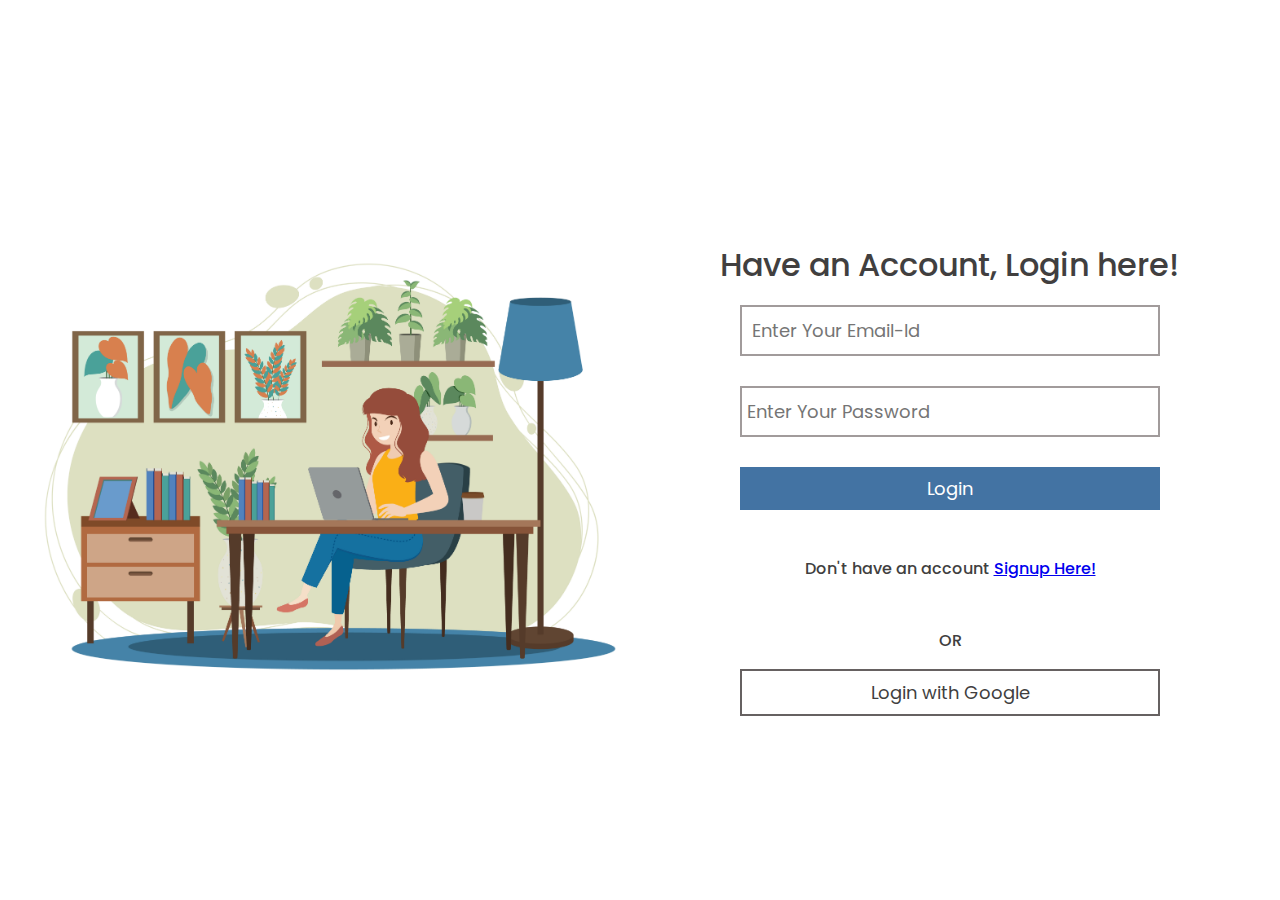
<file: index.html>
<!DOCTYPE html>
<html lang="en">
<head>
    <meta charset="UTF-8">
    <meta name="viewport" content="width=device-width, initial-scale=1.0">
    <title>Login From With OTP</title>
    <link rel="stylesheet" href="style.css">
    <link rel="stylesheet" href="https://cdnjs.cloudflare.com/ajax/libs/font-awesome/6.5.2/css/all.min.css" integrity="sha512-SnH5WK+bZxgPHs44uWIX+LLJAJ9/2PkPKZ5QiAj6Ta86w+fsb2TkcmfRyVX3pBnMFcV7oQPJkl9QevSCWr3W6A==" crossorigin="anonymous" referrerpolicy="no-referrer" />
    
</head>
<body>
    <div class="container">
        <section class="img-container">
            <img src="./assets/woman_working.jpg" alt="image" >
        </section>
        <section class="LoginSection">

            <h1>Have an Account, Login here!</h1>
            <form class="login-form">
                    <input type="email" id="email" name="email" class="email" placeholder="Enter Your Email-Id">
                    <small id="emailError" class="error"></small>

                <div class="password">
                    <input type="password" id="password" name="password" placeholder="Enter Your Password">
                    <button type="button" id="btnToggle" class="toggle">
                        <i id="icon" class="fa-regular fa-eye fa-lg"></i>
                    </button>   
                </div>

                <small id="passwordError" class="error"></small>
                
                <button type="button" class="loginButton" onclick="validateForm()">Login</button>
                <p id="error" class="error"></p>
                <div>
                    <h4>Don't have an account <a href="./signup.html">Signup Here!</a></h4>
                </div>
                <div>
                    <h4>OR</h4>
                    <button type="button" class="googleButton" onclick="signIn()">Login with Google</button>
                </div>
            </form>
            
        </section>
    </div>

    <script src="./script.js"></script>
</body>
</html>
</file>
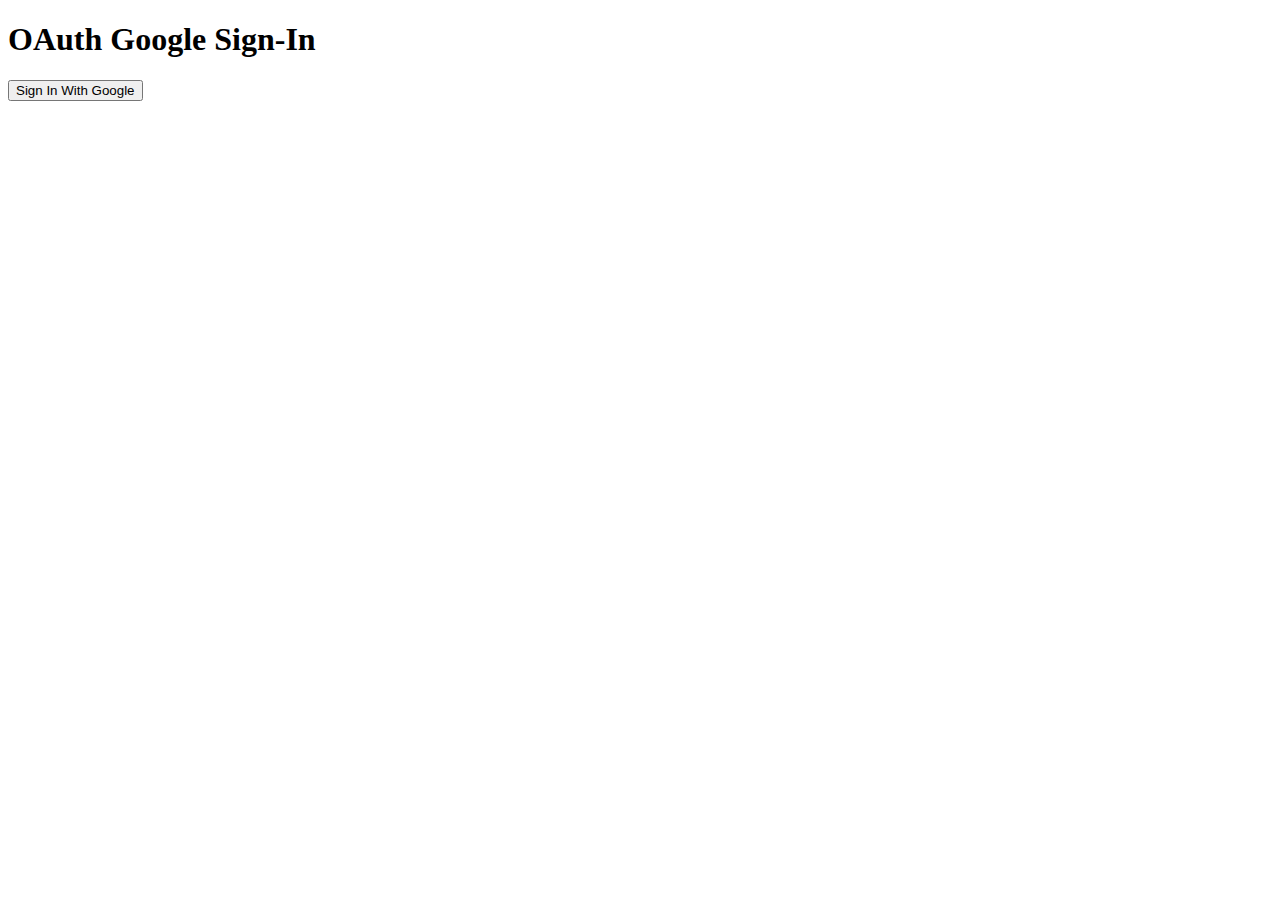
<file: practice/google/index.html>
<!DOCTYPE html>
<html lang="en">
<head>
    <meta charset="UTF-8">
    <meta name="viewport" content="width=device-width, initial-scale=1.0">
    <title>Google SigIn with Logout</title>
</head>
<body>
    <h1>OAuth Google Sign-In</h1>
    <button onclick="signIn()">Sign In With Google</button>

    <script src="./script.js"></script>
</body>
</html>
</file>
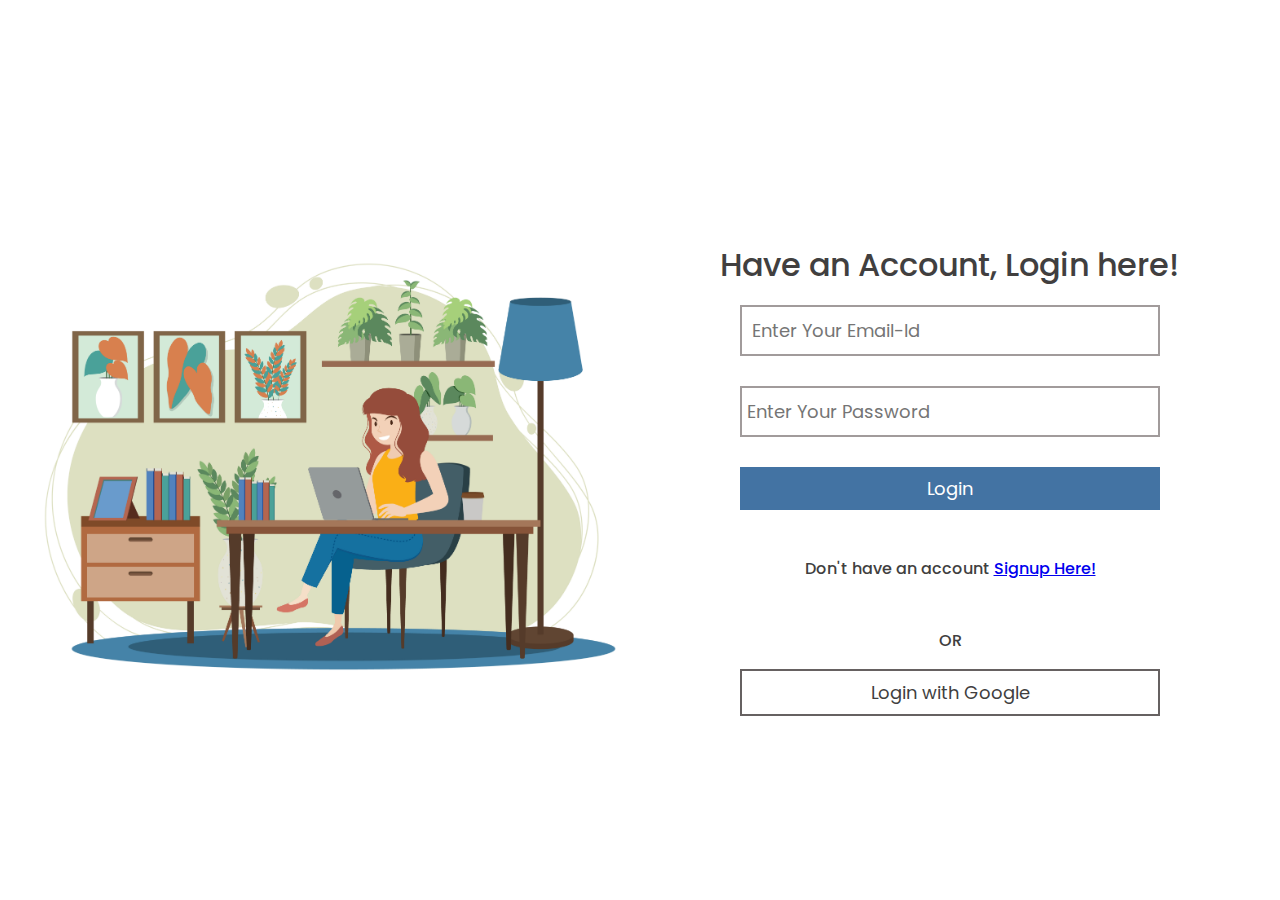
<file: home.html>
<!DOCTYPE html>
<html lang="en">
<head>
    <meta charset="UTF-8">
    <meta name="viewport" content="width=device-width, initial-scale=1.0">
    <link rel="stylesheet" href="https://cdnjs.cloudflare.com/ajax/libs/font-awesome/6.5.2/css/all.min.css" integrity="sha512-SnH5WK+bZxgPHs44uWIX+LLJAJ9/2PkPKZ5QiAj6Ta86w+fsb2TkcmfRyVX3pBnMFcV7oQPJkl9QevSCWr3W6A==" crossorigin="anonymous" referrerpolicy="no-referrer" />
    <title>Document</title>
   
    <link rel="stylesheet" href="home.css">
    <!-- <style>
        body{
            display: flex;
            justify-content: center;
            align-items: center;
            height: 100vh;
            background-color: #000000;
        }
        .userContainer{
            width:400px;
            height: 400px;
            display: flex;
            flex-direction: column;
            justify-content: center;
            align-items: center;
            background-color: #fff;
        }
        h1,h3{
            color: #413f3f;
            font-weight: 500;
        }
        h3{
            margin-bottom: 15px;
        }
        p{
            color: #2675dd;
        }
    </style> -->
</head>
<body>
    <div class="navbar">
        <div class="brand-name">
            <h1>JK</h1>
        </div>
        <div class="profile-container" id="profileContainer">
            <img id="profileImage" src="" alt="Profile Image" class="profile-image">
    
            <select id="userActions">
                <option id="usernameDisplay" value=""></option>
                <option value="logout">Logout</option>
            </select>
            
        </div>
    </div>
    <main>
        <div class="imageContainer">
            <!-- <i class="fa-regular fa-thumbs-up fa-2xl" style="color: #4373a3;"></i> -->
            <div class="blueshade1">
                <div class="blueshade2">
                    <div class="whitecircle">
                        <img src="./assets/like.png" alt="" class="likeImage">
                    </div>
                </div>
            </div>
            
            
            
        </div>
        <div class="sideContainer">
            <h1>Welcome Home!</h1>
            <h4>Let's Get started....</h4>
        </div>
    </main>
    <footer>Copyrights © 2024 by Jayasree Konduru, All rights are reserved</footer>
    <!-- <div id="userDetails"></div> -->
    <!-- 725021247209-ka82qt7t5s9ddqls5l8bsa3qbokur662.apps.googleusercontent.com -->

    <!-- <div id="googleSignInButton" style="display: none;">
        <button onclick="signInWithGoogle()">Login with Google</button>
    </div> -->
    
    <script src="./home.js"></script>
</body>
</html>
</file>
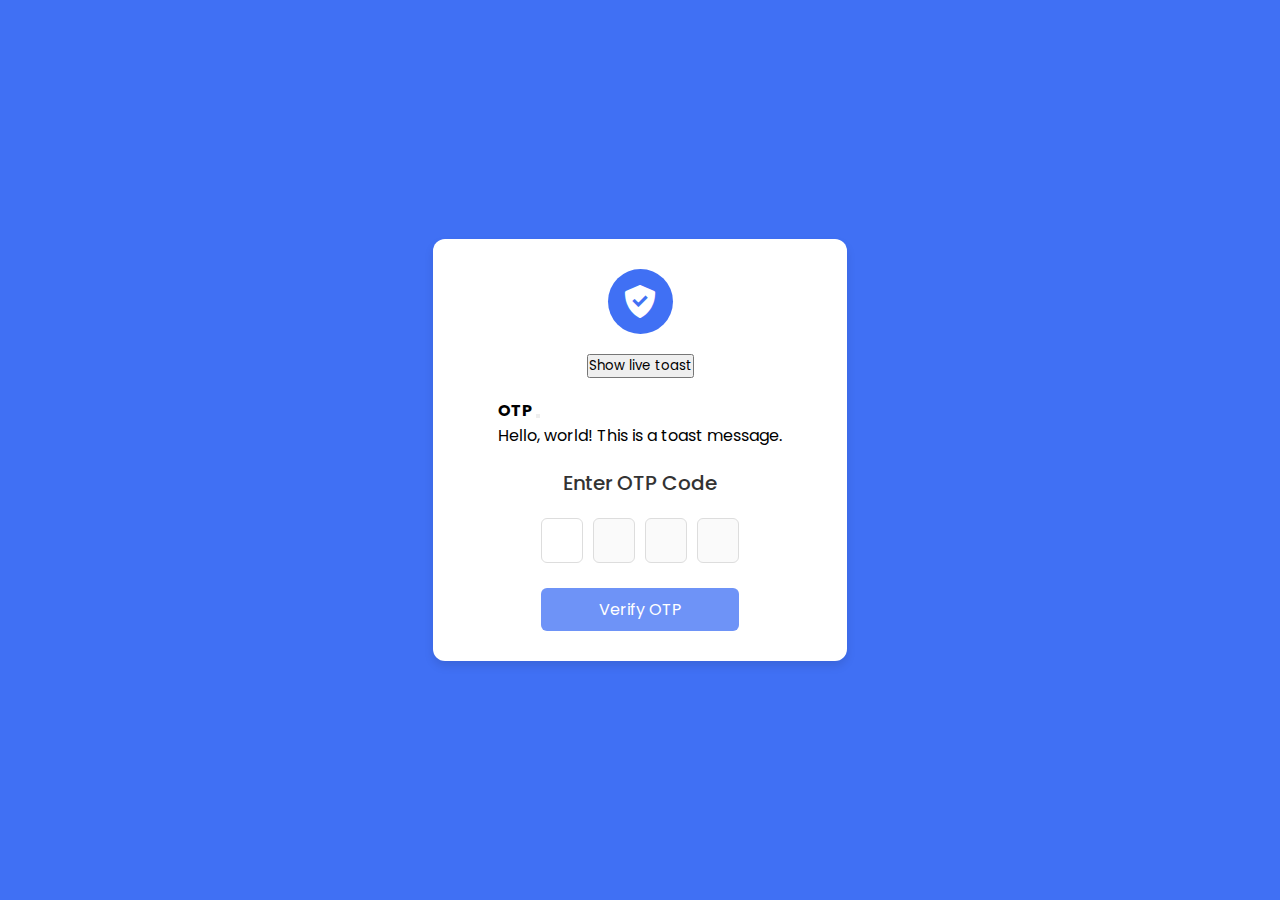
<file: otp.html>
<!DOCTYPE html>
<html lang="en">
<head>
    <meta charset="UTF-8">
    <meta name="viewport" content="width=device-width, initial-scale=1.0">
    <title>Document</title>
    <link rel="stylesheet" href="./otp.css">
    <link href='https://unpkg.com/boxicons@2.1.4/css/boxicons.min.css' rel='stylesheet'>
    <link rel="stylesheet" href="https://cdn.jsdelivr.net/npm/bootstrap@5.3.2/dist/css/bootstrap.min.css" integrity="sha384-T3c6CoIi6uLrA9TneNEoa7RxnatzjcDSCmG1MXxSR1GAsXEV/Dwwykc2MPK8M2HN" crossorigin="anonymous">
    <script src="https://cdn.jsdelivr.net/npm/bootstrap@5.3.2/dist/js/bootstrap.min.js" integrity="sha384-BBtl+eGJRgqQAUMxJ7pMwbEyER4l1g+O15P+16Ep7Q9Q+zqX6gSbd85u4mG4QzX+" crossorigin="anonymous"></script>
</head>
<body>
    <div class="container">
        
        <header>
            <i class="bx bxs-check-shield"></i>
        </header>
        <button type="button" class="btn btn-primary" id="liveToastBtn">Show live toast</button>

        <div class="toast-container position-fixed top-0 center-0 p-3 ">
            <div id="liveToast" class="toast text-bg-primary" role="alert" aria-live="assertive" aria-atomic="true">
                <div class="toast-header text-bg-light">
                <i class="fa-solid fa-lock fa-xl"></i>
                <strong class="me-auto p-2">OTP</strong>
                <!-- <small>11 mins ago</small> -->
                <button type="button" class="btn-close" data-bs-dismiss="toast" aria-label="Close"></button>
                </div>
                <div class="toast-body text-center fs-3" id="toast-body">
                Hello, world! This is a toast message.
                </div>
            </div>
        </div>
        <h4>Enter OTP Code</h4>
        <form id="otpForm" action="">
            <div class="input-field">
                <input type="number" id="otp1">
                <input type="number" id="otp2" disabled>
                <input type="number" id="otp3" disabled>
                <input type="number" id="otp4" disabled>
            </div>
            <button type="button" id="verifyOtpBtn">Verify OTP</button>
        </form>
    </div>
    <script src="./otp.js"></script>
</body>
</html>
</file>
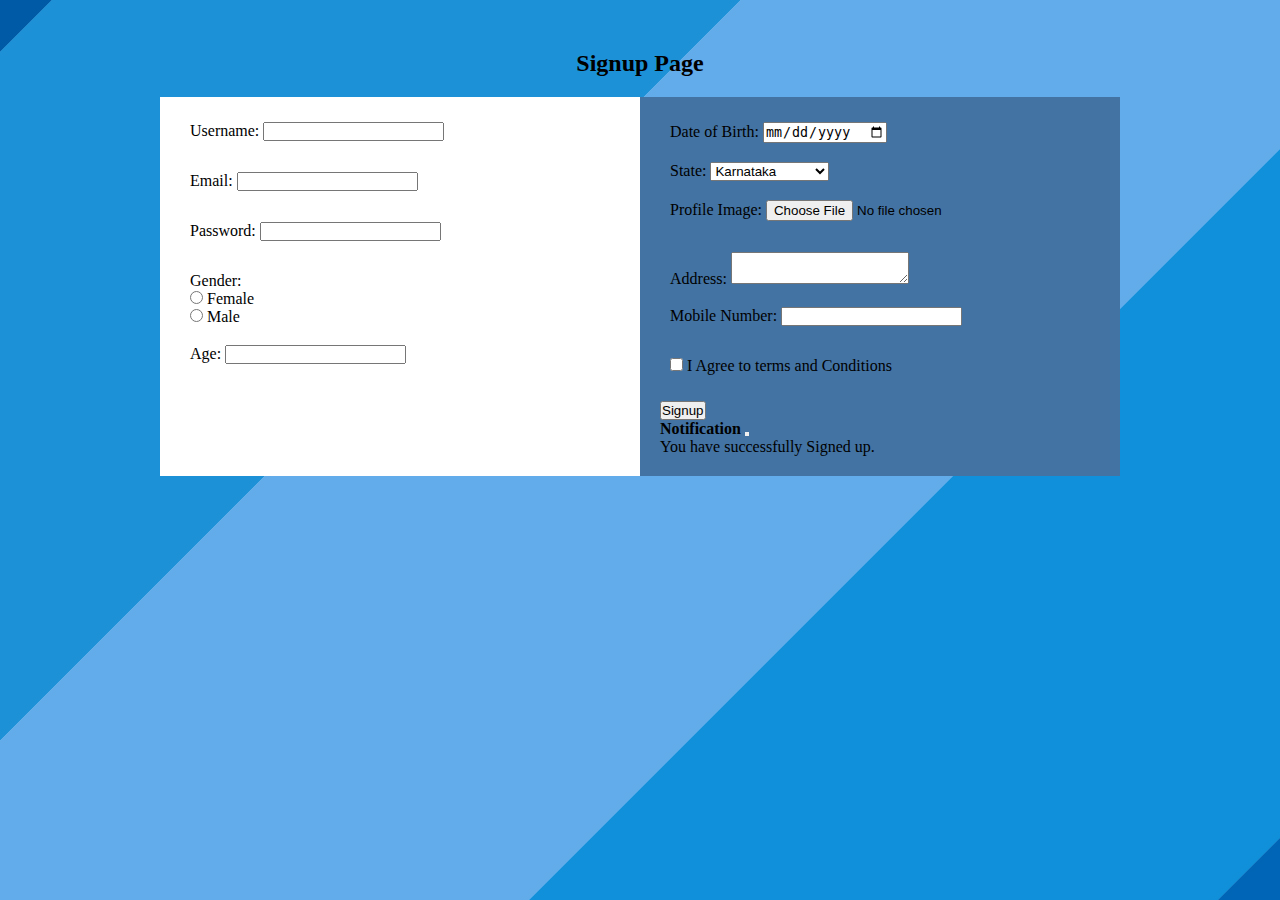
<file: signup.html>
<!DOCTYPE html>
<html lang="en">
<head>
    <meta charset="UTF-8">
    <meta name="viewport" content="width=device-width, initial-scale=1.0">
    <title>Signup Page</title>
    <link rel="stylesheet" href="https://cdn.jsdelivr.net/npm/bootstrap@5.3.2/dist/css/bootstrap.min.css" integrity="sha384-T3c6CoIi6uLrA9TneNEoa7RxnatzjcDSCmG1MXxSR1GAsXEV/Dwwykc2MPK8M2HN" crossorigin="anonymous">
    <script src="https://cdn.jsdelivr.net/npm/bootstrap@5.3.2/dist/js/bootstrap.min.js" integrity="sha384-BBtl+eGJRgqQAUMxJ7pMwbEyER4l1g+O15P+16Ep7Q9Q+zqX6gSbd85u4mG4QzX+" crossorigin="anonymous"></script>
    <link rel="stylesheet" href="signup.css">
    <!-- <style>
        *{
            padding: 0;
            margin:0;
            box-sizing: border-box;
        }
        body{
            height: 100vh;
        }
        .error { color: red; font-size: 12px; }
        .form-group { margin-bottom: 10px; }
        form .form-group{
            border: 2px solid #000;
            padding: 10px 10px 5px 10px;
        }
        .error{
            visibility: visible;
            height: 10px;
        }
    </style> -->
</head>
<body>
    <h2 class="text-light">Signup Page</h2>
    <form id="signupForm">
        <section>
            <div class="form-group">
                <label for="username">Username:</label>
                <input type="text" id="username" name="username" class="form-control">
                <div id="usernameError" class="error"></div>
            </div>
            <div class="form-group">
                <label for="email">Email:</label>
                <input type="text" id="email" name="email" class="form-control">
                <div id="emailError" class="error"></div>
            </div>
            <div class="form-group">
                <label for="password">Password:</label>
                <input type="password" id="password" name="password" class="form-control">
                <div id="passwordError" class="error"></div>
            </div>
            <div class="form-group">
                <!-- <label for="gender">Gender:</label>
                <input type="text" id="gender" name="gender"> -->
                <label for="gender">Gender:</label>
                        <div>
                            <input type="radio" class="form-check-input" id="female" name="gender" value="female">
                            <label for="female">Female</label>
                        </div>
                        <div>
                            <input type="radio" class="form-check-input" id="male" name="gender" value="male">
                            <label for="male">Male</label>
                        </div> 
            </div>
            <div class="form-group">
                <label for="age">Age:</label>
                <input type="number" id="age" name="age" class="form-control">
            </div>
        </section>
        <section class="second-section">
            <div class="form-group">
                <label for="dob">Date of Birth:</label>
                <input type="date" id="dob" name="dob" class="form-control">
            </div>
            
            <div class="form-group">
                <label for="state">State:</label>
                <!-- <input type="text" id="place" name="place"> -->
                <select name="state" class="form-select" id="state">
                    <option value="Karnataka">Karnataka</option>
                    <option value="Andhrapradesh">Andhra Pradesh</option>
                    <option value="Telangana">Telangana</option>
                    <option value="Kerala">Kerala</option>
                </select>
            </div>
            <div class="form-group">
                <label for="profileImage">Profile Image:</label>
                <input type="file" id="profileImage" name="profileImage" accept="image/*" class="form-control">
                <div id="profileImageError" class="error"></div>
            </div>

            <div class="form-group">
                <label for="address">Address:</label>
                <textarea name="address" id="address" class="form-control"></textarea>
            </div>
            <div class="form-group">
                <label for="mobile">Mobile Number:</label>
                <input type="tel" id="mobile" name="mobile" class="form-control">
                <div id="mobileError" class="error"></div>
            </div>
            <div class="form-group">
                <input type="checkbox" id="agree" name="agree" class="form-check-input">
                <label for="agree">I Agree to terms and Conditions</label>
                <div id="agreeError" class="error"></div>
            </div>
            <button type="submit" class="btn btn-light" id="liveSignupToastBtn">Signup</button>
            <div class="toast-container position-fixed top-0 center-0 p-3 ">
                <div id="liveToast" class="toast text-bg-primary" role="alert" aria-live="assertive" aria-atomic="true">
                    <div class="toast-header text-bg-light">
                    <i class="fa-solid fa-lock fa-xl"></i>
                    <strong class="me-auto p-2">Notification</strong>
                     <!-- <small>11 mins ago</small>  -->
                    <button type="button" class="btn-close" data-bs-dismiss="toast" aria-label="Close"></button>
                    </div>
                    <div class="toast-body text-center fs-3" id="toast-body">
                    You have successfully Signed up.
                    </div>
                </div>
            </div>
        </section>
        
    </form>
    <script src="signup.js"></script>
</body>
</html>
</file>
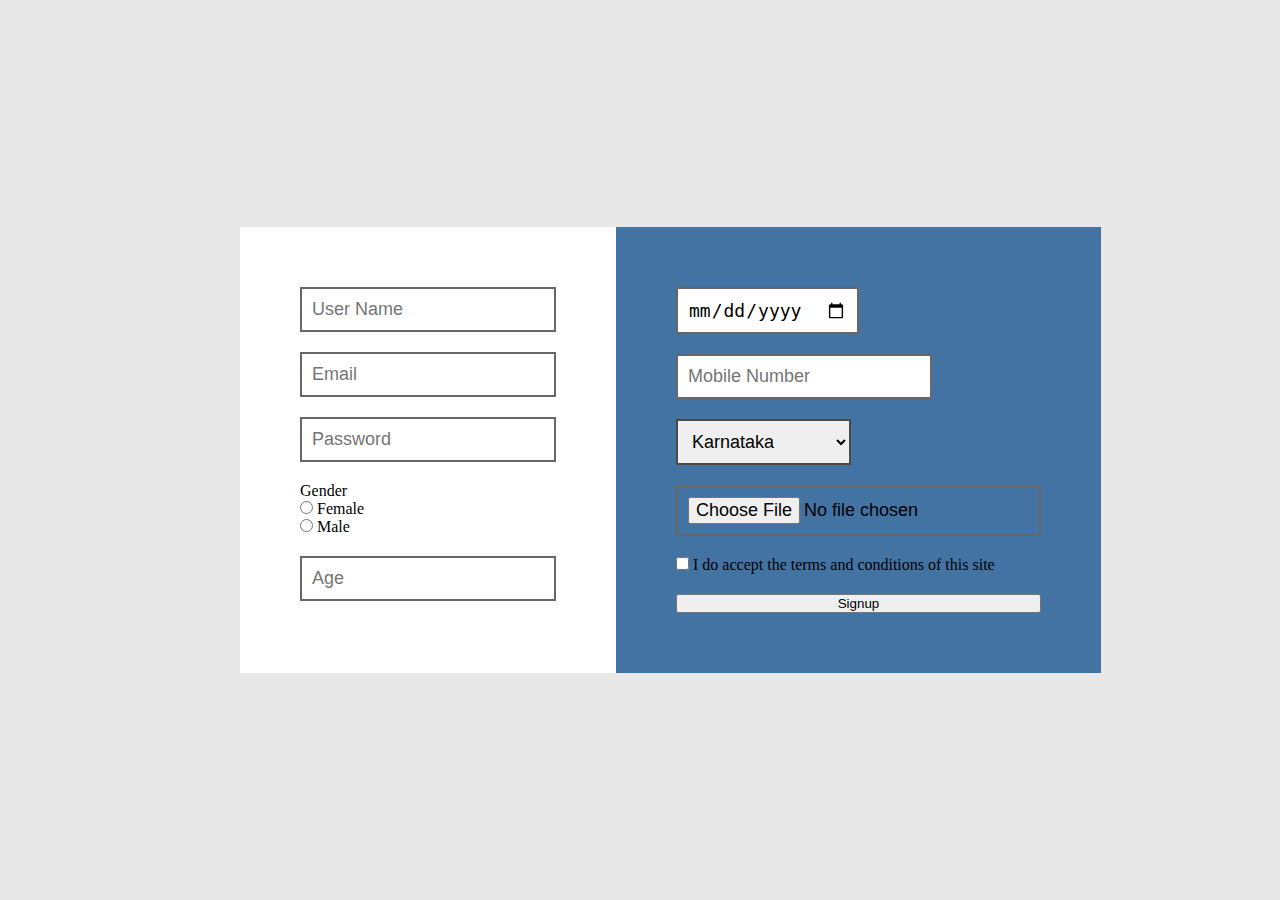
<file: practice/signup.html>
<!DOCTYPE html>
<html lang="en">
<head>
    <meta charset="UTF-8">
    <meta name="viewport" content="width=device-width, initial-scale=1.0">
    <title>Signup</title>
    <link rel="stylesheet" href="signup.css">
    <link rel="stylesheet" href="https://cdn.jsdelivr.net/npm/bootstrap@5.3.2/dist/css/bootstrap.min.css" integrity="sha384-T3c6CoIi6uLrA9TneNEoa7RxnatzjcDSCmG1MXxSR1GAsXEV/Dwwykc2MPK8M2HN" crossorigin="anonymous">
    <script src="https://cdn.jsdelivr.net/npm/bootstrap@5.3.2/dist/js/bootstrap.min.js" integrity="sha384-BBtl+eGJRgqQAUMxJ7pMwbEyER4l1g+O15P+16Ep7Q9Q+zqX6gSbd85u4mG4QzX+" crossorigin="anonymous"></script>
</head>
<body class="signup-container">
    <!-- <h1 style="text-align: center;color:#000">Register Here!!</h1> -->
    <form id="signup-form">
        <div class="form-container">
            <div class="general-info">
                <div>
                    <input type="text" class="form-control" name="username" id="username" placeholder="User Name">
                    <p id="username-error" class="text-danger"></p>
                </div>
                <div>
                    <input type="email" class="form-control" name="email" id="email" placeholder="Email">
                    <p id="email-error" class="text-danger"></p>
                </div>
                <div>
                    <input type="password" class="form-control" name="password" id="password" placeholder="Password">
                    <p id="password-error" class="text-danger"></p>
                </div>
                <div>
                    <label for="Gender">Gender</label>
                    <div>
                        <input type="radio" class="form-check-input" id="female" name="gender" value="female">
                        <label for="female">Female</label>
                    </div>
                    <div>
                        <input type="radio" class="form-check-input" id="male" name="gender" value="male">
                        <label for="male">Male</label>
                    </div> 
                </div>
                <div>
                    <input type="number" class="form-control" name="age" id="age" placeholder="Age">
                    <p id="age-error" class="text-danger"></p>
                </div>
            </div>
            <div class="contact-info">
                <div>
                    <!-- <label>Date of Birth</label><br> -->
                    <input type="date" class="form-control" id="date" name="date" />
                </div>
                <div>
                    <input type="tel" class="form-control" name="tel" id="tel" placeholder="Mobile Number">
                    <p id="tel-error" class="text-danger"></p>
                </div>
                <div>
                    <!-- <label for="state">State</label><br> -->
                    <select name="state" class="form-select" id="state">
                        <option value="Karnataka">Karnataka</option>
                        <option value="Andhrapradesh">Andhra Pradesh</option>
                        <option value="Telangana">Telangana</option>
                        <option value="Kerala">Kerala</option>
                    </select>
                </div>
                <div>
                    <!-- <label>Upload your Photo</label><br> -->
                    <input type="file" class="form-control" name="photo">
                </div>
                <div class="form-check">
                    <!-- <label>Upload your Photo</label><br> -->
                    <input type="checkbox" class="form-check-input" name="agree">
                    <label for="agree">I do accept the terms and conditions of this site </label>
                    <p id="agree-error" class="text-danger"></p>
                </div>
                <button type="submit" class="btn btn-light">Signup</button>
            </div>
        </div>
    </form>
    
    <script src="./signup.js"></script>
    
</body>
</html>
</file>
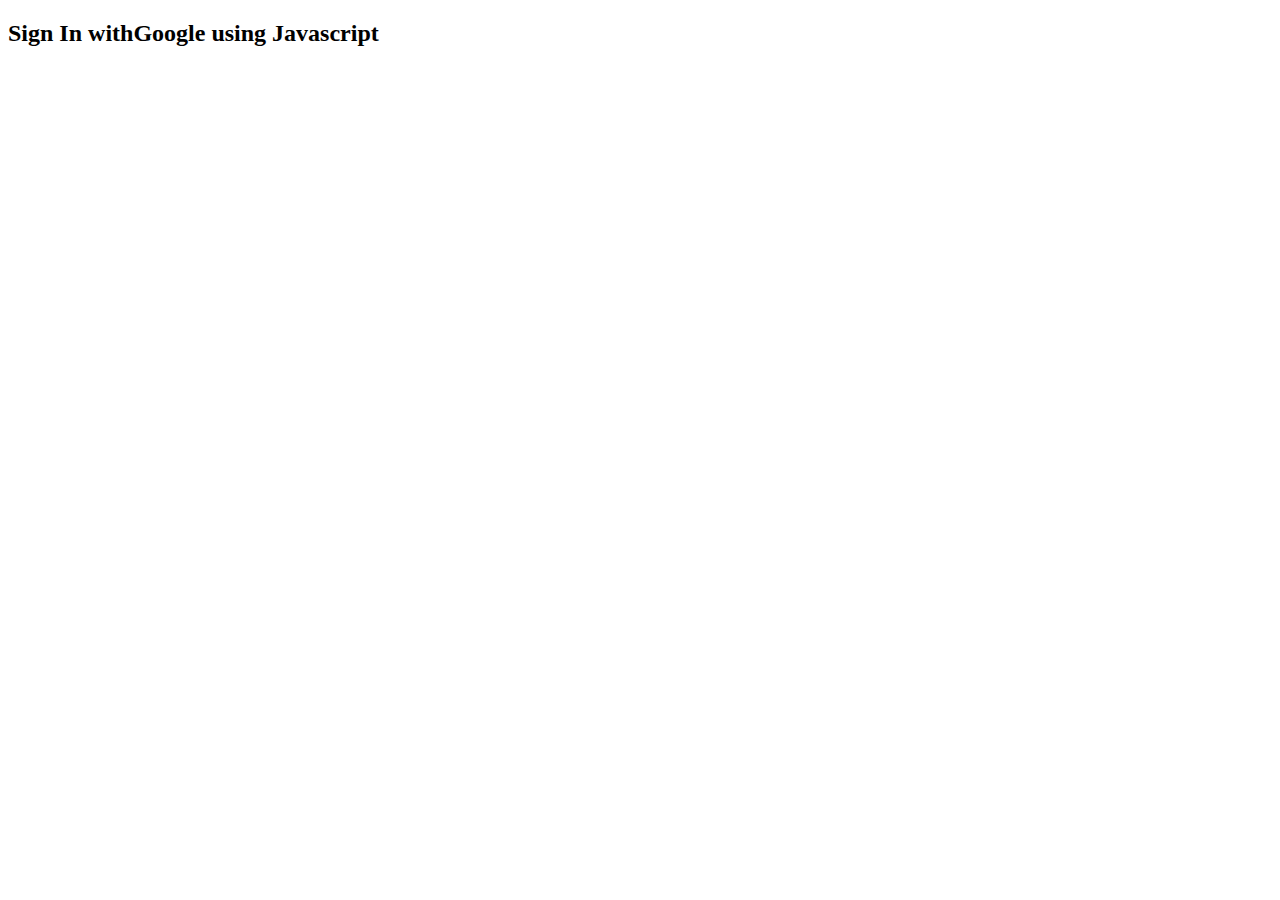
<file: practice/google/logingoogle.html>
<!DOCTYPE html>
<html lang="en">
<head>
    <meta charset="UTF-8">
    <meta name="viewport" content="width=device-width, initial-scale=1.0">
    <title>Document</title>
    <link rel="stylesheet" href="https://cdn.jsdelivr.net/npm/bootstrap@5.3.2/dist/css/bootstrap.min.css" integrity="sha384-T3c6CoIi6uLrA9TneNEoa7RxnatzjcDSCmG1MXxSR1GAsXEV/Dwwykc2MPK8M2HN" crossorigin="anonymous">
    <meta name="google-signin-client_id" content="725021247209-ka82qt7t5s9ddqls5l8bsa3qbokur662.apps.googleusercontent.com">
    <link rel="stylesheet" href="logingoogle.css">
</head>
<body>
    <h2 class="alert alert-primary">Sign In withGoogle using Javascript</h2>
    <div class="g-signin2" data-onsuccess="onSignIn"></div>
    <div class="data">
        <p>Name</p>
        <p id="name" class="alert alert-success"></p>
        <p>Profile Pic</p>
        <img id="image" class="rounded-circle" width="100" height="100" alt="">
        <p>Email</p>
        <p id="email"></p>
        <button type="button" class="btn btn-danger" onclick="signOut()"></button>
    </div>

    <!-- 725021247209-ka82qt7t5s9ddqls5l8bsa3qbokur662.apps.googleusercontent.com -->
    <!-- 725021247209-ka82qt7t5s9ddqls5l8bsa3qbokur662.apps.googleusercontent.com -->
    <!-- 725021247209-ka82qt7t5s9ddqls5l8bsa3qbokur662.apps.googleusercontent.com -->
    <!-- 725021247209-ka82qt7t5s9ddqls5l8bsa3qbokur662.apps.googleusercontent.com -->
    <script src="./logingoogle.js"></script>
    <script src="https://apis.google.com/js/platform.js" async defer></script>
    <script src="https://cdn.jsdelivr.net/npm/bootstrap@5.3.2/dist/js/bootstrap.min.js" integrity="sha384-BBtl+eGJRgqQAUMxJ7pMwbEyER4l1g+O15P+16Ep7Q9Q+zqX6gSbd85u4mG4QzX+" crossorigin="anonymous"></script>
</body>
</html>
</file>
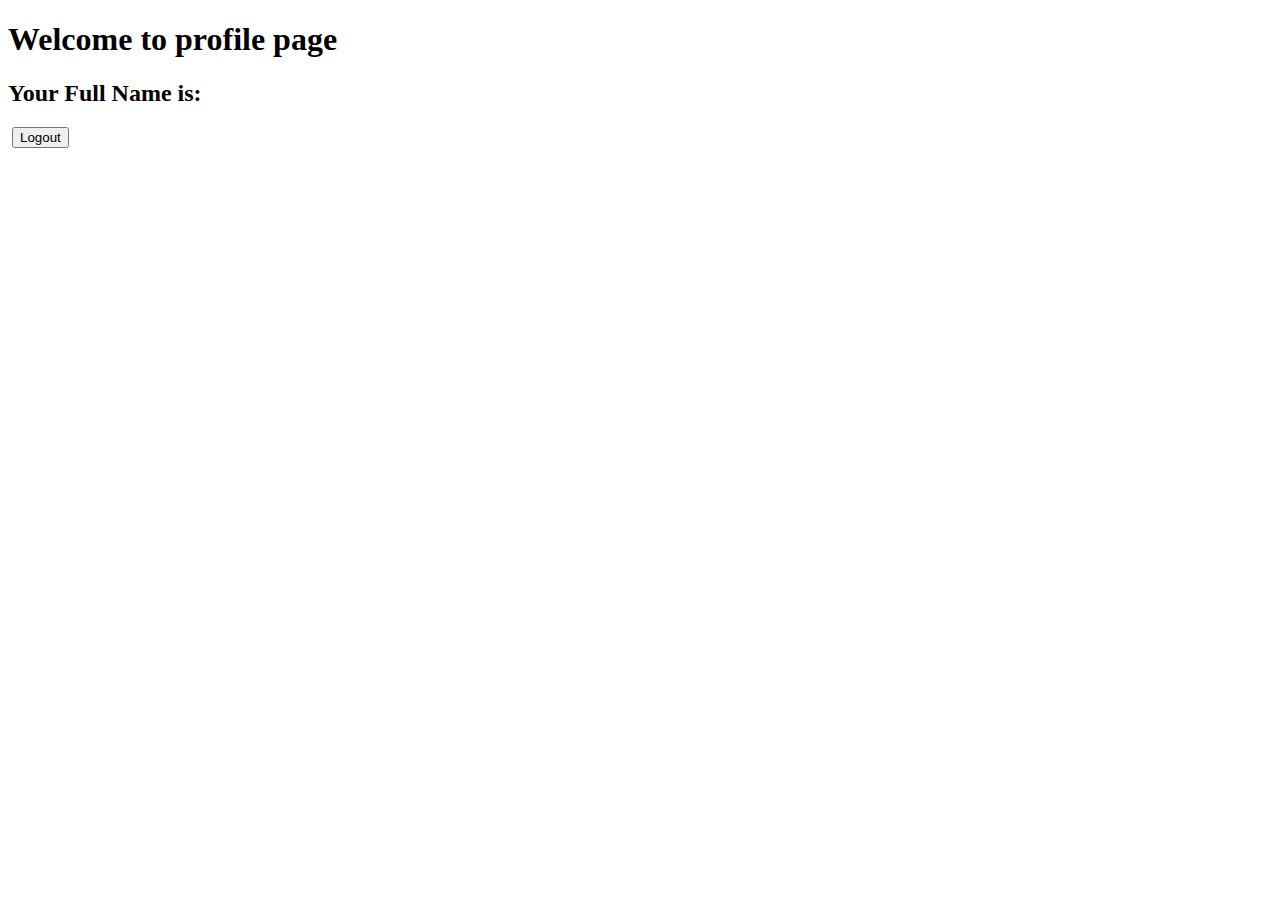
<file: practice/google/profile.html>
<!DOCTYPE html>
<html lang="en">
<head>
    <meta charset="UTF-8">
    <meta name="viewport" content="width=device-width, initial-scale=1.0">
    <title>Profile of user</title>
</head>
<body>
    <h1>Welcome to profile page</h1>
    <h2 id="name">Your Full Name is: </h2>
    <img id="image">
    <button onclick="logout()">Logout</button>
    <script>
        //code to access the token
        let params={}
        let regex=/([^&=]+)=([^&]*)/g,m
        while(m=regex.exec(location.href)){
            params[decodeURIComponent(m[1])]=decodeURIComponent(m[2])
        }
        if(Object.keys(params).length>0){
            localStorage.setItem('authInfo', JSON.stringify(params))
        }
        //hide the access token
        window.history.pushState({},document.title,"/"+"profile.html")
        let info=JSON.parse(localStorage.getItem('authInfo'))
        console.log(JSON.parse(localStorage.getItem('authInfo')))
        console.log(info['access_token'])
        console.log(info['expires_in'])

        fetch("https://www.googleapis.com/oauth2/v3/userinfo",{
            headers:{
                "Authorization":`Bearer ${info['access_token']}`
            }
        })
        .then((data)=>data.json())
        .then((info)=>{
            console.log(info)
            document.getElementById('name').innerHTML += info.name
            document.getElementById('image').setAttribute('src',info.picture)
        })

        function logout(){
            fetch("https://oauth2.googleapis.com/revoke?token=" + info['access_token'],{
                method: 'POST',
                headers: {
                    'Content-type': 'application/x-www-form-urlencoded'
                }
            })
            .then((data)=>{
                location.href="http://127.0.0.1:5500/index.html"
            })
        }
    </script>
</body>
</html>
</file>
<file: style.css>
@import url('https://fonts.googleapis.com/css2?family=Comfortaa:wght@300..700&family=Major+Mono+Display&family=Marcellus&family=Poppins:ital,wght@0,100;0,200;0,300;0,400;0,500;0,600;0,700;0,800;0,900;1,100;1,200;1,300;1,400;1,500;1,600;1,700;1,800;1,900&family=Roboto+Mono:ital,wght@0,100..700;1,100..700&display=swap');

*{
    font-family: "Poppins", sans-serif;
    margin:0;
    padding:0;
    box-sizing: border-box;
}
body{
    display: flex;
    justify-content: center;
    align-items: center;
    height: 100vh;
}
.container{
    display: flex;
    align-items: center;
    justify-content: center;
    padding: 0px 30px;
    margin-top: 40px;
    gap:20px;
}
.img-container{
    width:100%;
}
.img-container img{
    width:100% ;
    height:100%;
}
.LoginSection{
    display: flex;
    flex-direction: column;
    justify-content: center;
    align-items: center;
    width: 100%;
}
.LoginSection h1{
    color: #413f3f;
    font-weight: 500;
    padding: 16px;
}
h4{
    color: #413f3f;
    font-weight: 500;
    padding: 16px;
    text-align: center;
}

.email{
    padding: 10px;
    font-size: 18px;
    border: 2px solid #a19b9b;
}
.email:hover{
    border: 2px solid #666161;
    box-shadow: 2px 2px 2px #666161;
}
.login-form{
    display: flex;
    flex-direction: column;
    gap: 15px;
    width: 50%;
}
.password{
    display: flex;
    justify-content: space-between;
    border: 2px solid #a19b9b;
}
.password input{
    padding: 10px 5px;
    outline: none;
    border:0;
    font-size: 18px;
    background-color: #fff;
}
.password:hover{
    border: 2px solid #666161;
    box-shadow: 2px 2px 2px #666161;
}
#icon{
    padding: 5px;
    padding-right: 17px;
}
.toggle{
    background-color: #fff;
    border: none;
}
.loginButton{
    padding: 8px;
    font-size: 18px;
    background-color: #4373a3;
    border: none;
    color: #fff;
}
.loginButton:hover{
    background-color: #000;
}
.googleButton{
    padding: 8px;
    font-size: 18px;
    border: 2px solid #666161;
    background-color: #ffffff;
    color: #413f3f;
    width: 100%;
}
small{
    color: red;
    
    line-height: 2px;
}
p{
    color: red;
}
.error{
    text-align: center;
}
/* #togglePassword{
    position: absolute;
    top: -8px;
    right: 30px;
    width: 44px;
    cursor:pointer;
} */
/* @media screen and (max-width: 900px){
    .img-container{
        display: none;
    }
} */

@media screen and (min-width:951px) and (max-width: 1300px){
    /* .container{
        margin-top: 140px;
    } */
    /* .img-container{
        width: 80%;
        height: 300px; 
    } */
    .login-form{
        display: flex;
        flex-direction: column;
        gap: 15px;
        width: 70%;
    }
    
}

@media screen and (min-width:651px) and (max-width: 950px){
    .img-container{
        width: 70%;
        /* height: 300px; */
    }
    .container{
        display: flex;
        flex-direction: column;
        
    }
}

@media screen and (min-width: 375px) and (max-width: 650px){
    .container{
        display: flex;
        flex-direction: column;
        padding: 0px 10px;
    }
    .login-form{
        display: flex;
        flex-direction: column;
        gap: 15px;
        width: 80%;
        padding: 10px;
    }
    .LoginSection h1{
        font-size: 18px;
    }
}


@media screen and (min-width:0px) and (max-width: 375px){
    .container{
        display: flex;
        flex-direction: column;
        padding: 0px 10px;
    }
    .login-form{
        width: 100%;
        padding: 20px;
    }
    .LoginSection h1{
        font-size: 18px;
    }
    
}
</file>
<file: home.css>
@import url('https://fonts.googleapis.com/css2?family=Comfortaa:wght@300..700&family=Major+Mono+Display&family=Marcellus&family=Poppins:ital,wght@0,100;0,200;0,300;0,400;0,500;0,600;0,700;0,800;0,900;1,100;1,200;1,300;1,400;1,500;1,600;1,700;1,800;1,900&family=Roboto+Mono:ital,wght@0,100..700;1,100..700&display=swap');
*{
    padding: 0;
    margin: 0;
    font-family: "Poppins", sans-serif;
}
body {
    display: flex;
    flex-direction: column;
    align-items: center;
    /* background-color: #f4f4f4; */
    /* margin: 0; */
    height:100vh;
}

.navbar {
    display: flex;
    justify-content: space-between;
    align-items: center;
    width: 100%;
    padding: 15px 0px;
    background-color: #000;
    color: #fff;
    height: 10vh;
}

.brand-name {
    flex: 1;
}
.brand-name h1{
    padding-left: 10px;
}
.profile-container {
    position: relative;
    display: flex;
    align-items: center;
    cursor: pointer;
}

.profile-image {
    width: 50px;
    height: 50px;
    border-radius: 50%;
    margin-right: 10px;
}

#usernameDisplay {
    margin-right: 10px;
}

.dropdown-content {
    display: none;
    position: absolute;
    top: 60px;
    right: 0;
    background-color: #fff;
    color: #333;
    padding: 10px;
    box-shadow: 0 2px 10px rgba(0, 0, 0, 0.2);
    border-radius: 5px;
    z-index: 1;
}

.dropdown-content button {
    padding: 5px 10px;
    background-color: #f44336;
    color: #fff;
    border: none;
    cursor: pointer;
    width: 100%;
}
.dropdown-content button:hover {
    background-color: #d32f2f;
}
select{
    font-size: 18px;
    background-color: #000;
    color: #fff;
    border: none;
}

/* Show dropdown when profile image is clicked */
.profile-container.show .dropdown-content {
    display: block;
}

#userDetails {
    margin-top: 20px;
    text-align: left;
}
main{
    width: 100vw;
    display: flex;
    height: 80vh;
}
.imageContainer{
    background-color: #4373a3;
    height: 80vh;
    width: 50%;
    display: flex;
    align-items: center;
    justify-content: center;
}
.imageContainer .blueshade1{
    padding: 20px;
    background-color: #4373a3;
    border-radius: 50%;
}
.imageContainer .blueshade2{
    padding: 20px;
    background-color: #4373a3;
    border-radius: 50%;
}
.imageContainer .whitecircle{
    border-radius: 50%;
    border: 2px solid #fff;
    width: 150px;
}
.imageContainer .blueshade1:hover {
    background-color: #4e84bb;
    transition: 0.5s ease-in-out;
}
.imageContainer .blueshade2:hover {
    background-color: #5d9ede;
    transition: 0.5s ease-in-out;
}
.imageContainer .whitecircle:hover{
    border: 10px solid #fff;
    transition: 0.5s ease-in-out;
}
.likeImage{
    width: 110px;
   
    /* border-radius: 50%; */
    padding: 20px;
}
.sideContainer{
    width: 50%;
    display: flex;
    flex-direction: column;
    justify-content: center;
    align-items: center;
}
.sideContainer h1{
    font-size: 47px;
    color: #333;
    font-weight: 500;
    text-align: center;
}
.sideContainer h4{
    /* font-size: 44px; */
    color: #333;
    font-weight: 500;
}
footer{
    background-color: #333;
    width: 100vw;
    height: 10%;
    display: flex;
    align-items: center;
    justify-content: center;
    color: aliceblue;
}

@media screen and (max-width: 485px){
    .likeImage{
        width: 60px;
        padding: 20px;
    }
    .imageContainer .whitecircle{
        border-radius: 50%;
        border: 2px solid #fff;
        width: 100px;
    }
    .sideContainer h1{
        font-size: 34px;
        text-align: center;
    }
    footer{
        text-align: center;
        font-size: 12px;
    }
    .imageContainer .blueshade1{
        padding: 10px;
    }
    .imageContainer .blueshade2{
        padding: 8px; 
    }
    .imageContainer .whitecircle{
        border-radius: 50%;
        border: 2px solid #fff; 
        padding: 5px;  
    }
    .imageContainer{
        background-color: #fff; 
    }
    .imageContainer .blueshade1{
        background-color: #fff;
    }
    .imageContainer .blueshade2{
        background-color: #fff;
    }
}

@media screen and (max-width: 320px){
    .likeImage{
        width: 45px;
        padding: 20px;
    }
    .imageContainer .whitecircle{
        border-radius: 50%;
        border: 2px solid #fff;
        width: 80px;
    }
    .sideContainer h1{
        font-size: 34px;
        text-align: center;
    }
    .sideContainer{
        padding-right: 20px;
    }
    footer{
        text-align: center;
        font-size: 12px;
    }
    
    
}
</file>
<file: otp.css>
@import url('https://fonts.googleapis.com/css2?family=Comfortaa:wght@300..700&family=Major+Mono+Display&family=Marcellus&family=Poppins:ital,wght@0,100;0,200;0,300;0,400;0,500;0,600;0,700;0,800;0,900;1,100;1,200;1,300;1,400;1,500;1,600;1,700;1,800;1,900&family=Roboto+Mono:ital,wght@0,100..700;1,100..700&display=swap');

*{
    font-family: "Poppins", sans-serif;
    margin:0;
    padding:0;
    box-sizing: border-box;
}
body{
    min-height: 100vh;
    display: flex;
    align-items: center;
    justify-content: center;
    background-color: #4070f4;
}
:where(.container, form, .input-field, header){
    display: flex;
    flex-direction: column;
    align-items: center;
    justify-content: center;
}
.container{
    background-color: #fff;
    padding: 30px 65px;
    border-radius: 12px;
    row-gap: 20px;
    box-shadow: 0 5px 10px rgba(0, 0, 0, 0.1);
}
.container header{
    height: 65px;
    width: 65px;
    background-color: #4070f4;
    color: #fff;
    font-size: 2.5rem;
    border-radius: 50%;
}
.container h4{
    font-size: 1.25rem;
    color: #333;
    font-weight: 500;
}
form .input-field{
    flex-direction: row;
    column-gap: 10px;
}
.input-field input{
    height: 45px;
    width: 42px;
    border-radius: 6px;
    outline: none;
    font-size: 1.125rem;
    border: 1px solid #ddd;
    text-align: center;
}
.input-field input::-webkit-inner-spin-button,
.input-field input::-webkit-inner-spin-button{
    display: none;
}
form button{
    margin-top: 25px;
    width: 100%;
    color: #fff;
    font-size: 1rem;
    border: none;
    padding: 9px 0;
    cursor: pointer;
    border-radius: 6px;
    pointer-events: none;
    background: #6e93f7;
    transition: all 0.2s ease;
}
form button.active{
    background: #4070f4;
    pointer-events: auto;
}
form button:hover{
    background: #0e4bf1;
}
</file>
<file: signup.css>
*{
    padding: 0;
    margin:0;
    box-sizing: border-box;
}
body{
    height: 100vh;
    /* background-color: #dddee1; */
    display: flex;
    flex-direction: column;
    align-items: center;
    padding-top: 50px;
    background-image: url('./assets/bluestripes.jpg');
}
form{
    display: flex;
    margin-top: 20px;
}
form section{
    padding: 20px;
    /* border: 2px solid #000; */
    width: 480px;
    background-color: #fff;
}
.second-section{
    background-color: #4373a3;
}
.error { color: red; font-size: 14px; }
.form-group { margin-bottom: 10px; }
form .form-group{
    /* border: 2px solid #000; */
    padding: 5px 10px 4px 10px;
}
.error{
    visibility: visible;
    height: 12px;
}

@media screen and (max-width: 1024px){
    form{
        display: flex;
        flex-direction: column;
        margin-top: 20px;
    }
    .second-section{
        background-color: #fff;
    }
    .btn{
        background-color: #4373a3;
        color: #fff;
    }
}
@media screen and (max-width: 500px){
    form{
        display: flex;
        flex-direction: column;
        margin-top: 20px;
    }
    form section{
    padding: 20px;
    /* border: 2px solid #000; */
    width: 380px;
    background-color: #fff;
}
    /* .second-section{
        background-color: #fff;
    }
    .btn{
        background-color: #4373a3;
        color: #fff;
    } */
}
@media screen and (max-width: 400px){
    form{
        display: flex;
        flex-direction: column;
        margin-top: 20px;
    }
    form section{
    padding: 20px;
    /* border: 2px solid #000; */
    width: 300px;
    background-color: #fff;
}
    /* .second-section{
        background-color: #fff;
    }
    .btn{
        background-color: #4373a3;
        color: #fff;
    } */
}
</file>
<file: practice/signup.css>
*{
    padding: 0;
    margin: 0;
}
body{
    display: flex;
    flex-direction: column;
    justify-content: center;
    align-items: center;
    /* background-color: red; */
    height: 100vh;
}
.signup-container{
    /* background-color: #90afce; */
    background-color: #e8e8e8;
}
/* .container{
    margin-top: 20px;
    width: 600px;
    height: 80vh;
    border: 2px solid #515151;
    padding: 50px 0px;
    box-shadow: 2px 2px 2px 3px #efefef;
    border-radius: 10px;
    background-color: #fff; 
} */
form{
    width: 800px;
}
.form-container{
    display: flex;
    /* justify-content: space-around; */
   
}
input{
    padding: 10px;
    border: 2px solid #686666;
    font-size: 18px;
    
}
select{
    padding: 10px;
    border: 2px solid #4b4a4a;
    font-size: 18px;
}
.general-info{
    background-color: #fff;
    padding: 60px;
    display: flex;
    flex-direction: column;
    gap: 20px;
}
.contact-info{
    background-color: #4373a3;
    padding: 60px;
    display: flex;
    flex-direction: column;
    gap: 20px;
}
.text-danger {
    display: none;
    color: red;
    font-size: 12px;
}
</file>
<file: practice/google/logingoogle.css>
.data{
    display: none;
}
.g-signin2{
    position: absolute;
    top: 50%;
    left: 50%;
    margin-top: -50px;
    margin-left: -50px;
}
</file>
